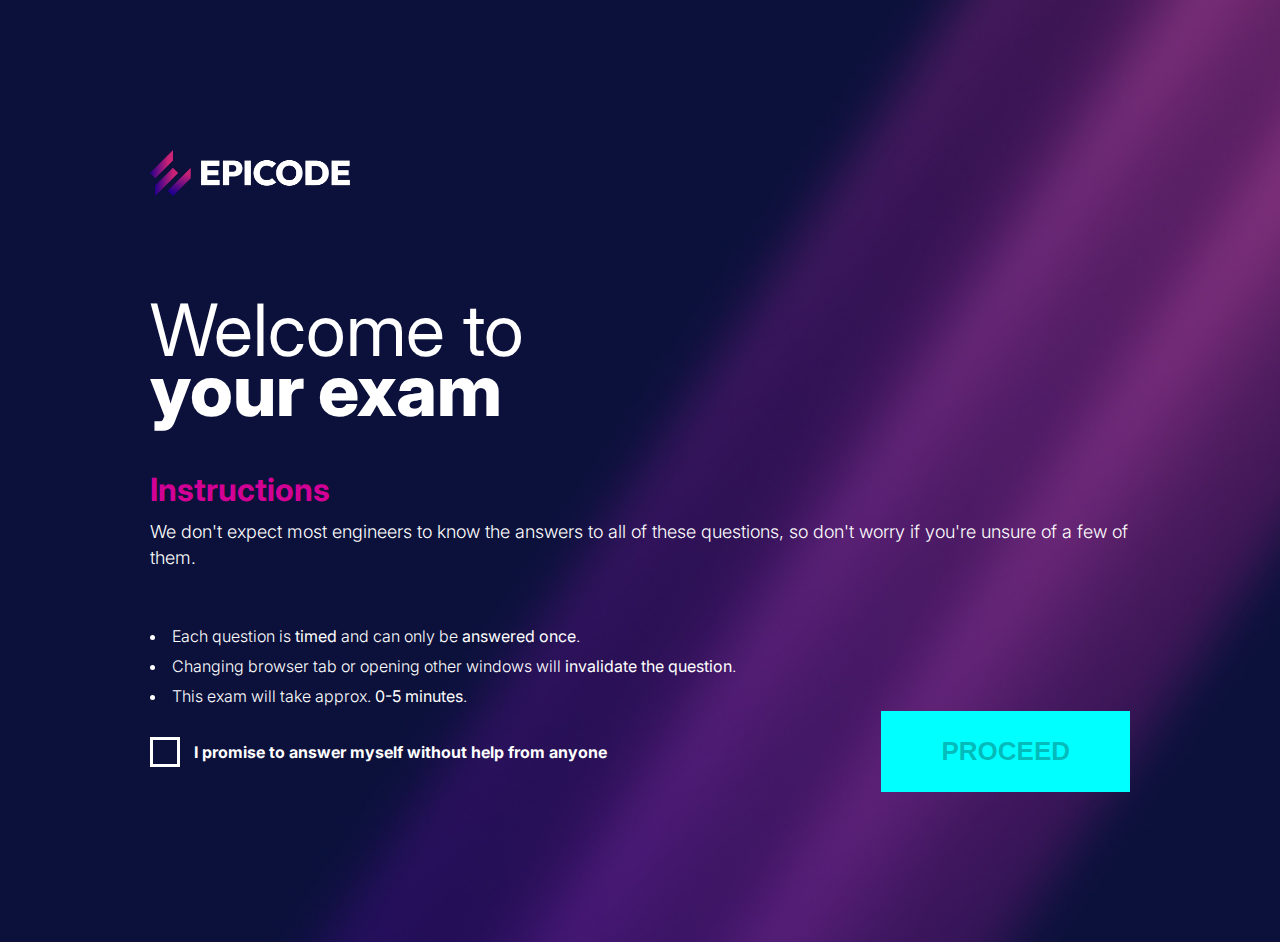
<file: index.html>
<!DOCTYPE html>
<html lang="en">
<head>
    <meta charset="UTF-8">
    <meta name="viewport" content="width=device-width, initial-scale=1.0">
    <link rel="stylesheet" href="css/index.css">
    <title>Document</title>
</head>
<body>
    <header>
        <div id="logo">
            <img src="assets/epicode_logo.png" alt="epicode logo">
        </div>
    </header>
    <main>
        <section id="top">
            <h1>Welcome to<br/><span>your exam</span></h1>
            <div>
                <h4>Instructions</h4>
                <p>We don't expect most engineers to know the answers to all of these questions, so don't worry if you're unsure of a few of them.</p>
            </div>
            <ul>
                <li>Each question is <b>timed</b> and can only be <b>answered once</b>.</li>
                <li>Changing browser tab or opening other windows will <b>invalidate the question</b>.</li>
                <li>This exam will take approx. <b>0-5 minutes</b>.</li>
            </ul>
        </section>
        <section id="bottom">
            <div>
                <input type="checkbox" id="promise">&nbsp;
                <label for="promise">I promise to answer myself without help from anyone</label>
            </div>
            <a href="quiz.html"><button id="proceed" disabled>PROCEED</button></a>
        </section>
    </main>
    <script src="scripts/index.js"></script>
</body>
</html>
</file>
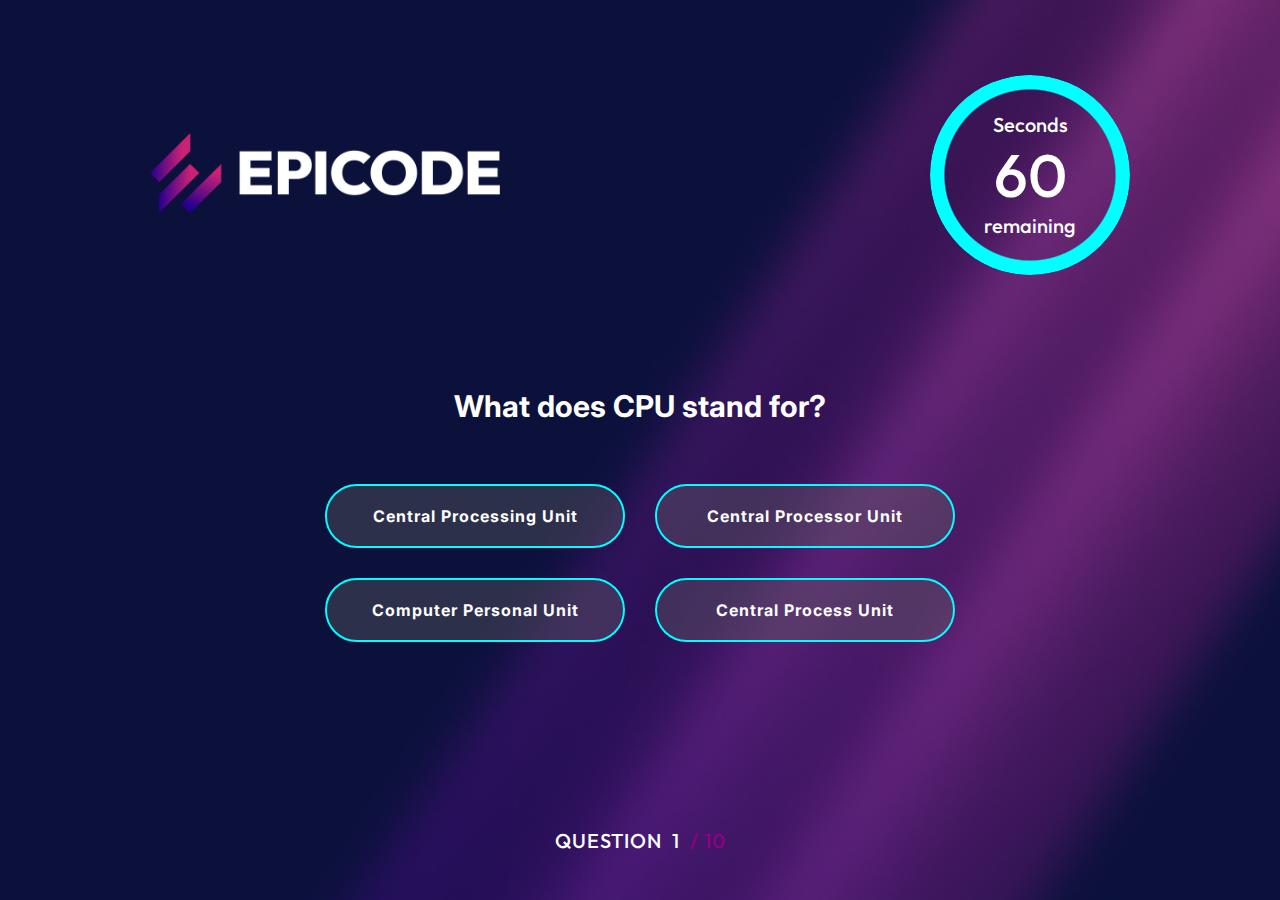
<file: quiz.html>
<!DOCTYPE html>
<html lang="en">
<head>
    <meta charset="UTF-8">
    <meta name="viewport" content="width=device-width, initial-scale=1.0">
    <link rel="stylesheet" href="css/quiz.css">
    <title>Document</title>
</head>
<body>
    <header>
        <div id="logo">
            <img src="assets/epicode_logo.png" alt="epicode logo">
        </div>
        <span id="counterBox">
            <div id="counter"></div>
            <div class="text-counter">                              <!--spostato all'esterno di counter-->
                <span>Seconds</span>
                <span class="sec">60</span>
                <span>remaining</span>
            </div>
        </span>
    </header>
    <main>
        <section id="top">
            <div id="question">
                <h2></h2>
            </div>
            <div id="answers"></div>
            <div id="answersResult">
                <table>
                    <colgroup>
                        <col style="width: 60%">
                        <col style="width: 20%">
                        <col style="width: 20%">
                    </colgroup>
                </table>
            </div>
        </section>
        <section id="bottom">
            <span>QUESTION</span>
            <span id="currentQuestion"></span>
            <span>/ 10</span>
        </section>
    </main>
    
    <script src="scripts/questions.js"></script>
    <script src="scripts/quiz.js"></script>
    
</body>
</html>
</file>
<file: css/index.css>
@import url('https://fonts.googleapis.com/css2?family=Inter:wght@100..900&display=swap');
@import url('https://fonts.googleapis.com/css2?family=Outfit:wght@100..900&display=swap');


* {
    margin: 0;
    padding: 0;
    box-sizing: border-box;
}

body {
    width: 100vw;
    height: 100vh;
    display: flex;
    flex-direction: column;
    background-image: url(../assets/bg.jpg);
    background-repeat: no-repeat;
    background-size: cover;
    font-family: "Inter", sans-serif;
}

header {
    padding: 50px 150px 0;
    display: flex;
    justify-content: space-between;
    align-items: center;
    min-height: 300px;
}

#logo > img {
    width: 200px;
}

main {
    height: 100%;
    display: flex;
    flex-direction: column;
    padding: 0 150px 150px;
    justify-content: space-between;
}

#top {
    display: flex;
    flex-direction: column;
    justify-content: center;
    color: white;
    gap: 50px;
}

h1 {font-size: 72px; font-weight: 400; line-height: 60px;}
h1 span {font-weight: 800;}

h4 {color: #d20094; font-size: 32px; margin-bottom: 10px;}

p {font-size: 18px; line-height: 26px;font-weight: 300;}

#bottom {
    display: flex;
    flex-direction: row;
    justify-content: space-between;
}

#bottom div {
    display: flex;
    gap: 5px;
    align-items: center;
}

label {color: white; font-weight: 700;}

ul {list-style-position: inside;}
ul li {line-height: 30px; font-weight: 300;}

input[type=checkbox] {
    appearance: none;
    border: 3px solid white;
    min-width: 30px;
    height: 30px;
}

input[type=checkbox]:checked {
    background-color: #00ffff;
}

button {
    padding: 25px 60px;
    background-color: #00ffff;
    border: none;
    font-size: 26px;
    font-weight: 700;
}

.enabled:hover {
    box-shadow: 0px 0px 30px #00ffff;
    color: #d20094;
    cursor: pointer;
}
</file>
<file: css/quiz.css>
@import url('https://fonts.googleapis.com/css2?family=Inter:wght@100..900&display=swap');
@import url('https://fonts.googleapis.com/css2?family=Outfit:wght@100..900&display=swap');


* {
    margin: 0;
    padding: 0;
    box-sizing: border-box;
}

body {
    width: 100vw;
    height: 100vh;
    display: flex;
    flex-direction: column;
    background-image: url(../assets/bg.jpg);
    background-repeat: no-repeat;
    background-size: cover;
    font-family: "Inter", sans-serif;
}

header {
    padding: 50px 150px 0;
    display: flex;
    justify-content: space-between;
    align-items: center;
    min-height: 300px;
}

#logo > img {
    width: 350px;
}

main {
    height: 100%;
    display: flex;
    flex-direction: column;
    justify-content: center;
    align-items: center;
}

#top {
    display: flex;
    flex-direction: column;
    justify-content: center;
    align-items: center;
    flex: 4;
}

#question {
    width: 50vw;
    text-align: center;
}

#question > h2 {
    color: white;
    padding: 0 50px 60px;
    font-size: 30px;
}

#answers {
    display: grid;
    grid-template-columns: 2fr 2fr;
    gap: 30px;
}

#answers > button {
    color: #ffffff;
    font-size: 16px;
    letter-spacing: 1px;
    font-weight: bold;
    padding: 20px;
    width: 300px;
    border-radius: 40px;
    font-family: "Inter", sans-serif;
    background-color: #66666660;
    cursor: pointer;
    border: 2px solid #00ffff;
}

#answers > button:hover {
    background: linear-gradient(#D20094, #900080);
}

#answersResult table {
    border-collapse: collapse;
    color: white;
    margin-bottom: 50px;
    border-spacing: 20px
}
#answersResult table tr {
    border-bottom: 1px solid white;
}

#answersResult table tr td {
    line-height: 50px;
    vertical-align: bottom;
}

#bottom {
    flex: 1;
    display: flex;
    gap: 10px;
    align-items: center;
    bottom: 0;
    margin: auto;
    color: #ffffff;
    letter-spacing: 1px;
}


/* NEW COUNTDOWN */
@property --a {
    syntax: '<angle>';
    inherits: false;
    initial-value: 360deg;
}

#counterBox {
    position: relative;
}

#counter{
    --a:360deg;
    width: 200px;
    height: 200px;
    border-radius: 50%;
    transition:--a 0s linear;
    background: conic-gradient(#00ffff var(--a) ,#00ffff 0deg ,#585862d5 0deg,#585862d5 360deg);
    mask: radial-gradient(circle, transparent 60%, black 61%);
    -webkit-mask: radial-gradient(circle, transparent 60%, black 61%);
    animation: animations 2s linear 1 forward;
}

.text-counter{
    width: 70%;
    height: 100px;
   color: white;
    position: absolute;
    left: 50%;
    top: 50%;
    display: flex;
    justify-content: center;
    flex-direction: column;
    align-items: center;
    font-size:3em ;
    transform: translate(-50%,-50%);
}
span{
    font-size: 20px;
    font-family: "Outfit", sans-serif;
    font-weight: 500;
}

span.sec {
    font-size: 60px;
}

#bottom span:last-child {
    color:#900080;
}

.centred {justify-content: center!important;}
</file>
